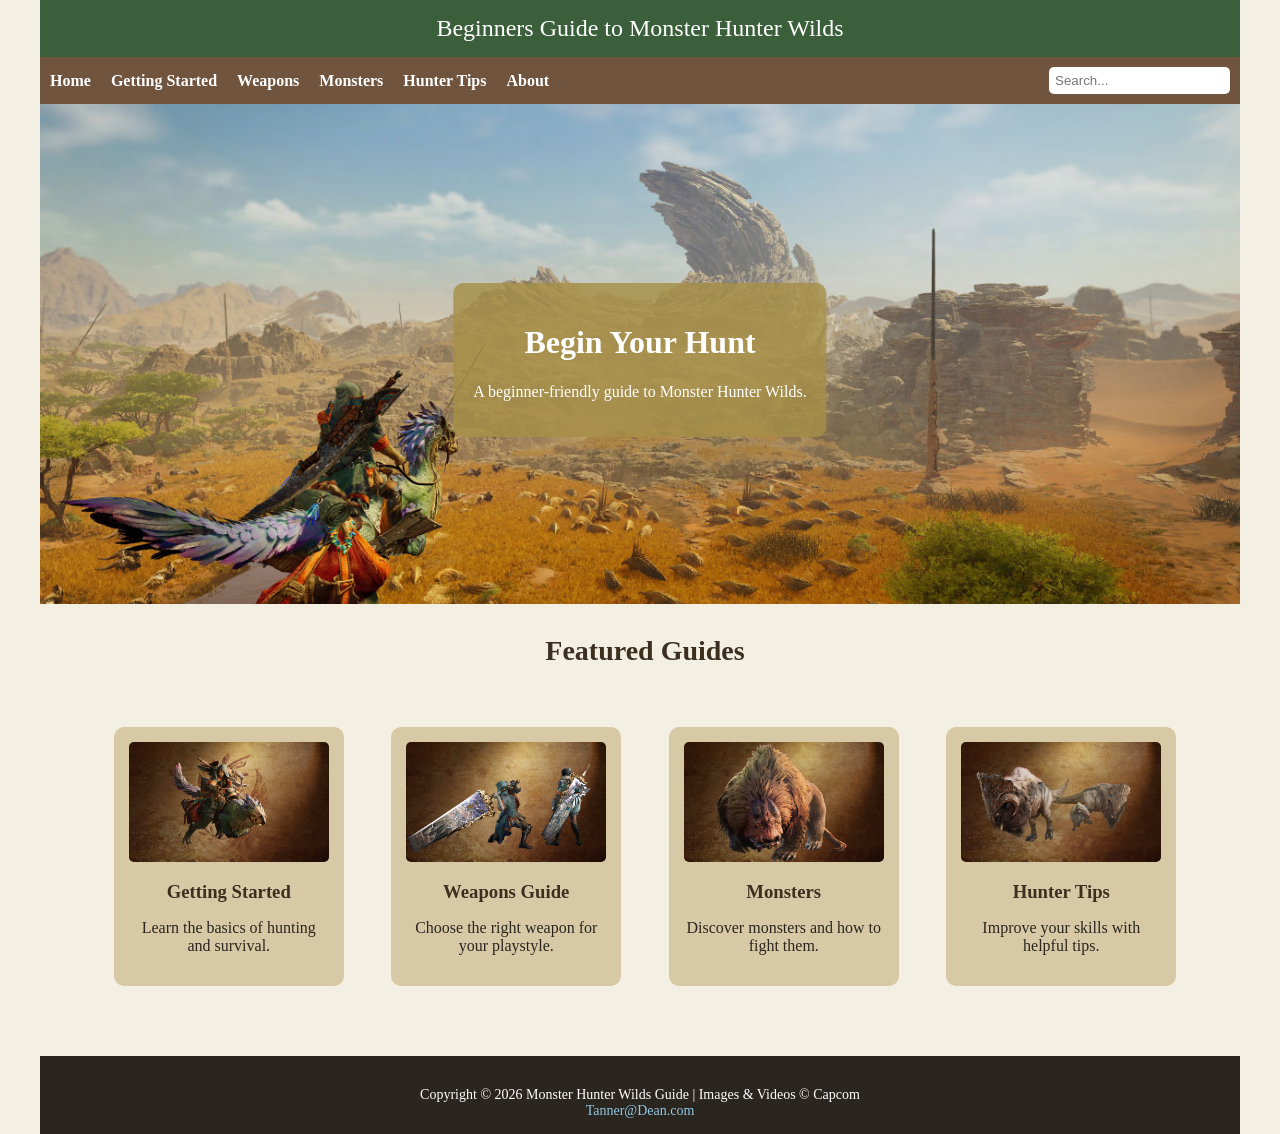
<file: index.html>
<!DOCTYPE html>
<html lang="en">
<head>
  <!-- Google tag (gtag.js) -->
  <script async src="https://www.googletagmanager.com/gtag/js?id=G-YZVXD78WTN"></script>
  <script>
  window.dataLayer = window.dataLayer || [];
  function gtag(){dataLayer.push(arguments);}
  gtag('js', new Date());

  gtag('config', 'G-YZVXD78WTN');
  </script>
  <meta name="viewport" content="width=device-width, initial-scale=1.0">
  <meta charset="UTF-8">
  <meta name="description" content="A beginner's guide to Monster Hunter Wilds, 
  covering the basics of hunting, weapons, monsters, and tips for new players.">
  <title>Beginners Guide to Monster Hunter Wilds</title>
  <link rel="stylesheet" href="project.css">
</head>

<body>
  <div id="wrapper">
    <header> <a href="index.html">Beginners Guide to Monster Hunter Wilds</a> </header>
    <nav>
      <a href="index.html">Home</a>
      <a href="gettingStarted.html">Getting Started</a>
      <a href="weapons.html">Weapons</a>
      <a href="monsters.html">Monsters</a>
      <a href="hunterTips.html">Hunter Tips</a>
      <a href="about.html">About</a>
      <form action="#" method="get" role="search" class="search">
        <input type="text" name="q" placeholder="Search...">
      </form>
    </nav>

    <div id="homehero" class="hero"> </div>

    <div class="hero-text">
        <h1>Begin Your Hunt</h1>
        <p>A beginner-friendly guide to Monster Hunter Wilds.</p>
    </div>
    <main>
    <h2>Featured Guides</h2>

    <div class="sections">
      <a href="gettingStarted.html" class ="card-link">
        <div class="card">
          <img src="mhw-hunter-and-seikret.jpg" alt="Getting Started">
          <h3>Getting Started</h3>
          <p>Learn the basics of hunting and survival.</p>
        </div>
      </a>

      <a href="weapons.html" class="card-link">
        <div class="card">
          <img src="mhw-shatterseal.jpg" alt="Weapons Guide">
          <h3>Weapons Guide</h3>
          <p>Choose the right weapon for your playstyle.</p>
        </div>
      </a>

      <a href="monsters.html" class="card-link">
        <div class="card">
          <img src="mhw-doshaguma-artwork.jpg" alt="Monsters">
          <h3>Monsters</h3>
          <p>Discover monsters and how to fight them.</p>
        </div>
      </a>

      <a href="hunterTips.html" class="card-link">
        <div class="card">
          <img src="mhw-dalthydon.jpg" alt="Hunter Tips">
          <h3>Hunter Tips</h3>
          <p>Improve your skills with helpful tips.</p>
        </div>
      </a>

    </div>
    </main>
    <footer>
        <br>
        Copyright © 2026 Monster Hunter Wilds Guide | Images & Videos © Capcom<br>
        <a href="mailto:tndean@asu.edu">Tanner@Dean.com</a>
    </footer>
    </div>
</body>
</html>
</file>
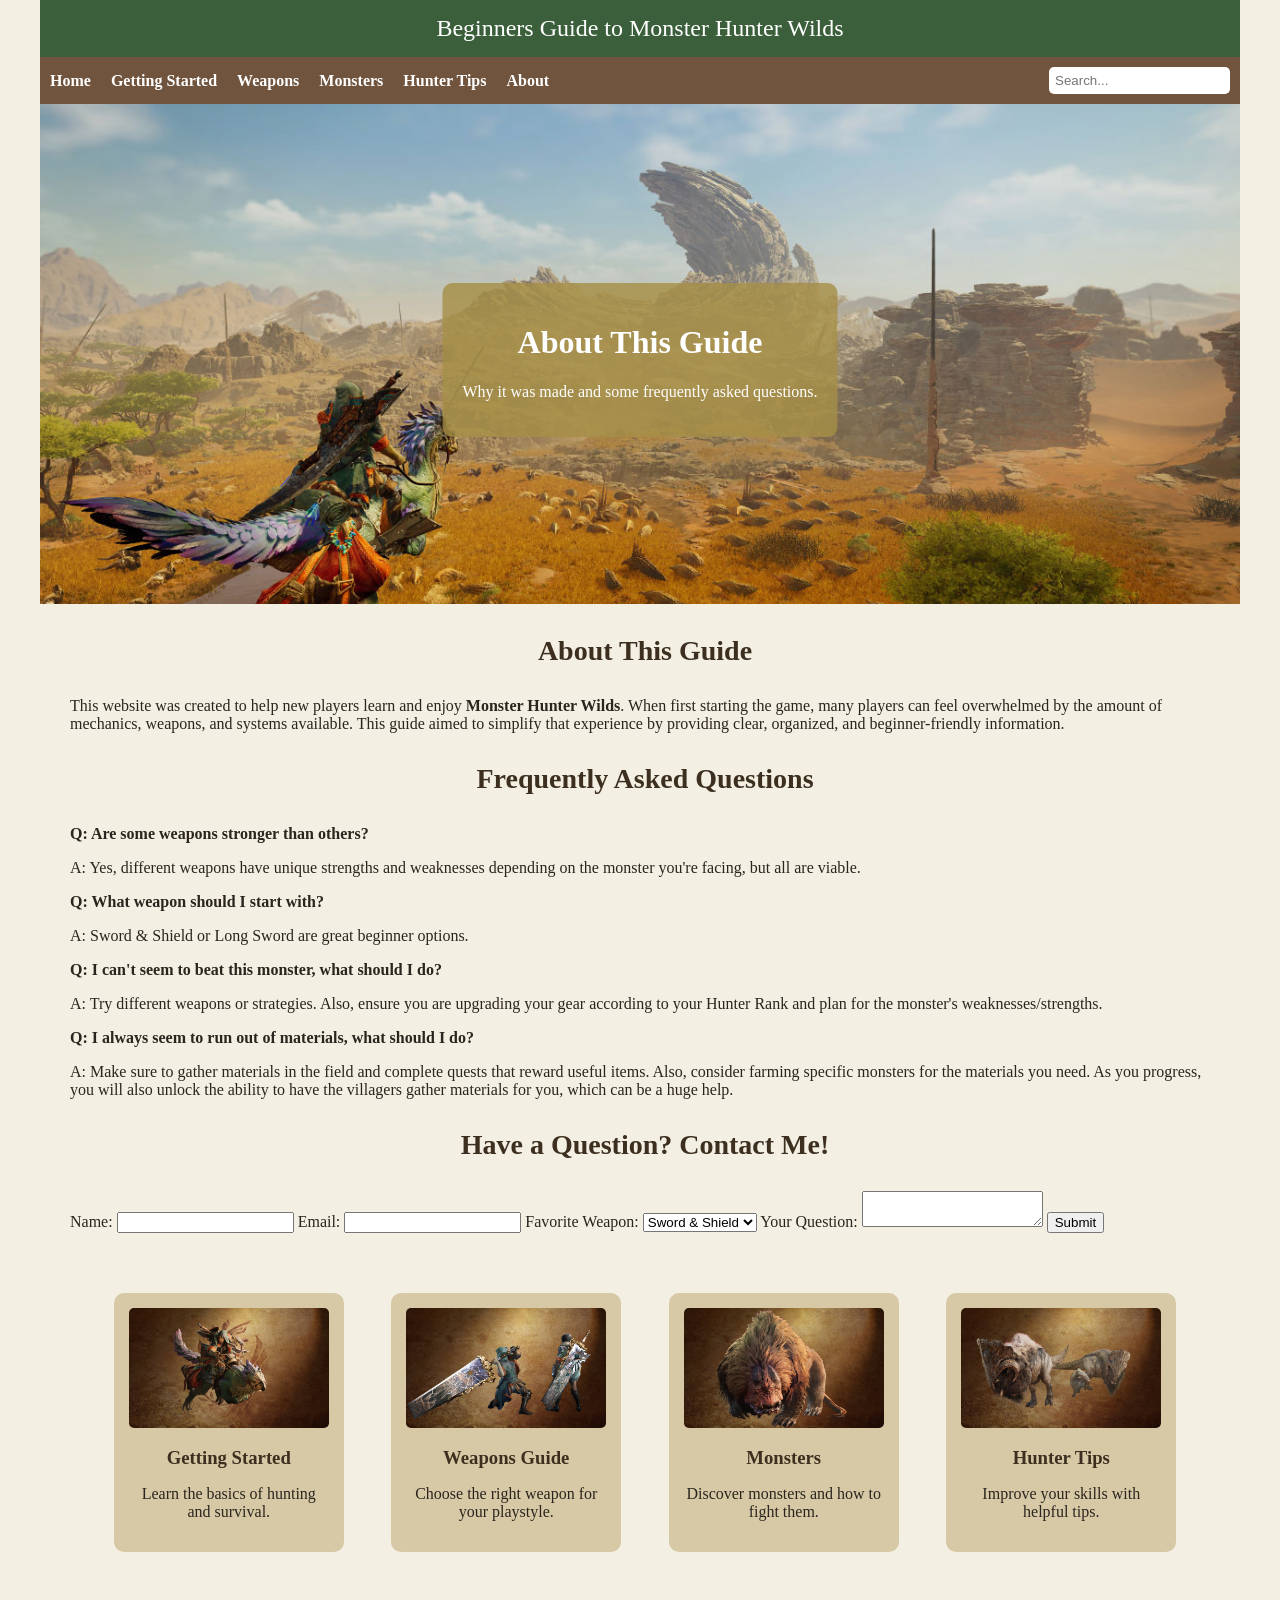
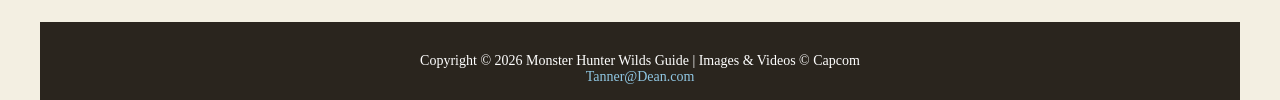
<file: about.html>
<!DOCTYPE html>
<html lang="en">
<head>
  <!-- Google tag (gtag.js) -->
  <script async src="https://www.googletagmanager.com/gtag/js?id=G-YZVXD78WTN"></script>
  <script>
  window.dataLayer = window.dataLayer || [];
  function gtag(){dataLayer.push(arguments);}
  gtag('js', new Date());

  gtag('config', 'G-YZVXD78WTN');
  </script>
  <meta name="viewport" content="width=device-width, initial-scale=1.0">
  <meta charset="UTF-8">
  <meta name="description" content="A beginner's guide to Monster Hunter Wilds, 
  covering the basics of hunting, weapons, monsters, and tips for new players.">
  <title>Beginners Guide to Monster Hunter Wilds :: About</title>
  <link rel="stylesheet" href="project.css">
</head>

<body>
  <div id="wrapper">
    <header> <a href="index.html">Beginners Guide to Monster Hunter Wilds</a> </header>
    <nav>
      <a href="index.html">Home</a>
      <a href="gettingStarted.html">Getting Started</a>
      <a href="weapons.html">Weapons</a>
      <a href="monsters.html">Monsters</a>
      <a href="hunterTips.html">Hunter Tips</a>
      <a href="about.html">About</a>
      <form action="#" method="get" role="search" class="search">
        <input type="text" name="q" placeholder="Search...">
      </form>
    </nav>

    <div id="homehero" class="hero"> </div>

    <div class="hero-text">
        <h1>About This Guide</h1>
        <p>Why it was made and some frequently asked questions.</p>
    </div>
    <main>
    <h2>About This Guide</h2>

    <div class="section">
        <p>
            This website was created to help new players learn and enjoy 
            <strong>Monster Hunter Wilds</strong>. When first starting the game, 
            many players can feel overwhelmed by the amount of mechanics, weapons, 
            and systems available. This guide aimed to simplify that experience by 
            providing clear, organized, and beginner-friendly information.
        </p>
    </div>


    <div class="section">
        <h2>Frequently Asked Questions</h2>

        <div class="faq-item">
            <strong>Q: Are some weapons stronger than others?</strong>
            <p>A: Yes, different weapons have unique strengths and 
                weaknesses depending on the monster you're facing, but 
                all are viable.</p>
        </div>

        <div class="faq-item">
            <strong>Q: What weapon should I start with?</strong>
            <p>A: Sword & Shield or Long Sword are great beginner options.</p>
        </div>

        <div class="faq-item">
            <strong>Q: I can't seem to beat this monster, what should I do?</strong>
            <p>A: Try different weapons or strategies. Also, ensure you are upgrading your gear
                according to your Hunter Rank and plan for the monster's weaknesses/strengths.
            </p>
        </div>

        <div class="faq-item">
            <strong>Q: I always seem to run out of materials, what should I do?</strong>
            <p>A: Make sure to gather materials in the field and complete quests that reward useful items. 
                Also, consider farming specific monsters for the materials you need. As you progress,
                you will also unlock the ability to have the villagers gather materials for you, 
                which can be a huge help.
            </p>
        </div>
    </div>


    <div class="section">
        <h2>Have a Question? Contact Me!</h2>

        <div class="form-container">
            <form action="#">
              <label for="name">Name:</label>
              <input type="text" id="name" name="name" required>

              <label for="email">Email:</label>
              <input type="email" id="email" name="email" required>

              <label for="weapon">Favorite Weapon:</label>
              <select id="weapon" name="weapon">
                <option>Sword & Shield</option>
                <option>Great Sword</option>
                <option>Long Sword</option>
                <option>Hammer</option>
                <option>Lance</option>
                <option>Gunlance</option>
                <option>Switch Axe</option>
                <option>Charge Blade</option>
                <option>Insect Glaive</option>
                <option>Bow</option>
                <option>Light Bowgun</option>
                <option>Heavy Bowgun</option>
                <option>Dual Blades</option>
                <option>Hunting Horn</option>
              </select>

              <label for="question">Your Question:</label>
              <textarea id="question" name="question" required></textarea>

              <button type="submit">Submit</button>
            </form>
        </div>
    </div>

    <div class="sections">
      <a href="gettingStarted.html" class ="card-link">
        <div class="card">
          <img src="mhw-hunter-and-seikret.jpg" alt="Getting Started">
          <h3>Getting Started</h3>
          <p>Learn the basics of hunting and survival.</p>
        </div>
      </a>

      <a href="weapons.html" class="card-link">
        <div class="card">
          <img src="mhw-shatterseal.jpg" alt="Weapons Guide">
          <h3>Weapons Guide</h3>
          <p>Choose the right weapon for your playstyle.</p>
        </div>
      </a>

      <a href="monsters.html" class="card-link">
        <div class="card">
          <img src="mhw-doshaguma-artwork.jpg" alt="Monsters">
          <h3>Monsters</h3>
          <p>Discover monsters and how to fight them.</p>
        </div>
      </a>

      <a href="hunterTips.html" class="card-link">
        <div class="card">
          <img src="mhw-dalthydon.jpg" alt="Hunter Tips">
          <h3>Hunter Tips</h3>
          <p>Improve your skills with helpful tips.</p>
        </div>
      </a>

    </div>
    </main>
    <footer>
        <br>
        Copyright © 2026 Monster Hunter Wilds Guide | Images & Videos © Capcom<br>
        <a href="mailto:tndean@asu.edu">Tanner@Dean.com</a>
    </footer>
    </div>
</body>
</html>
</file>
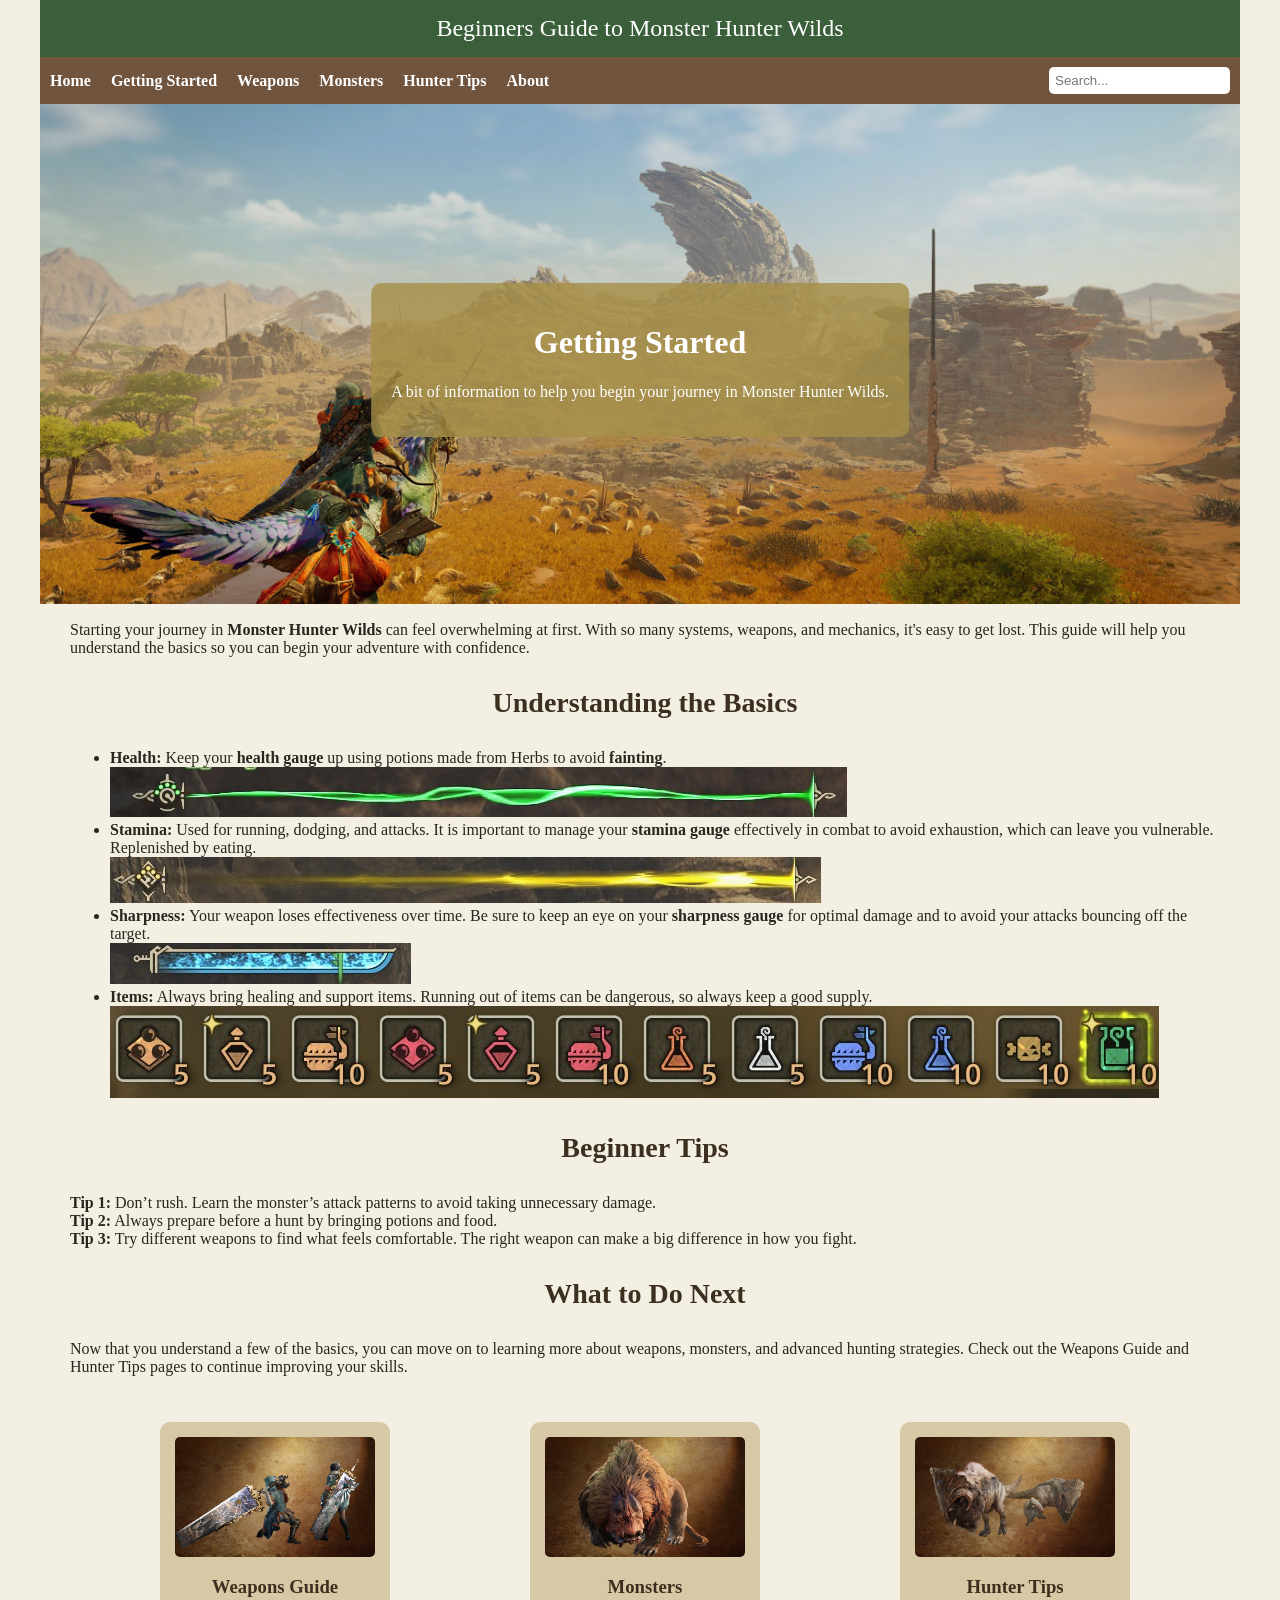
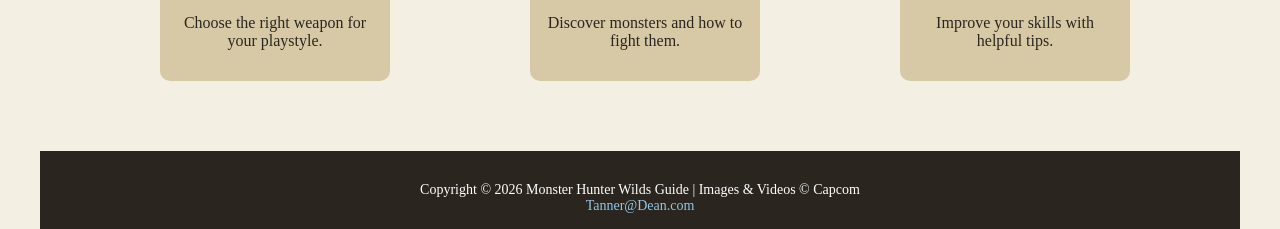
<file: gettingStarted.html>
<!DOCTYPE html>
<html lang="en">
<head>
  <!-- Google tag (gtag.js) -->
  <script async src="https://www.googletagmanager.com/gtag/js?id=G-YZVXD78WTN"></script>
  <script>
  window.dataLayer = window.dataLayer || [];
  function gtag(){dataLayer.push(arguments);}
  gtag('js', new Date());

  gtag('config', 'G-YZVXD78WTN');
  </script>
  <meta name="viewport" content="width=device-width, initial-scale=1.0">
  <meta charset="UTF-8">
  <meta name="description" content="A beginner's guide to Monster Hunter Wilds, 
  covering the basics of hunting, weapons, monsters, and tips for new players.">
  <title>Beginners Guide to Monster Hunter Wilds :: Getting Started</title>
  <link rel="stylesheet" href="project.css">
</head>

<body>
  <div id="wrapper">
    <header> <a href="index.html">Beginners Guide to Monster Hunter Wilds</a> </header>
    <nav>
      <a href="index.html">Home</a>
      <a href="gettingStarted.html">Getting Started</a>
      <a href="weapons.html">Weapons</a>
      <a href="monsters.html">Monsters</a>
      <a href="hunterTips.html">Hunter Tips</a>
      <a href="about.html">About</a>
      <form action="#" method="get" role="search" class="search">
        <input type="text" name="q" placeholder="Search...">
      </form>
    </nav>

    <div id="startedhero" class="hero"> </div>

    <div class="hero-text">
        <h1>Getting Started</h1>
        <p>A bit of information to help you begin your journey in Monster Hunter Wilds.</p>
    </div>
    <main>
      <p>
        Starting your journey in <strong>Monster Hunter Wilds</strong> can feel overwhelming at first. 
        With so many systems, weapons, and mechanics, it's easy to get lost. This guide will help 
        you understand the basics so you can begin your adventure with confidence.
      </p>

      <h2>Understanding the Basics</h2>
        <ul>
          <li><strong>Health:</strong> Keep your <strong>health gauge</strong> up using potions made from Herbs to avoid <strong>fainting</strong>.<br>
            <img src="mhw-health-bar.jpg" alt="Health Bar"></li>
          </li>
          <li><strong>Stamina:</strong>
            Used for running, dodging, and attacks. It is important to manage your 
            <strong>stamina gauge</strong> effectively in combat to avoid exhaustion, which can leave you vulnerable. Replenished by eating.<br>
            <img src="mhw-stamina-bar.jpg" alt="Stamina Bar">
         </li>
          <li><strong>Sharpness:</strong> Your weapon loses effectiveness over time. Be sure
            to keep an eye on your <strong>sharpness gauge</strong> for optimal damage and to avoid your attacks
             bouncing off the target. <br>
            <img src="mhw-sharpness-meter.jpg" alt="Sharpness Bar">
          </li>
          <li><strong>Items:</strong> Always bring healing and support items. Running out
            of items can be dangerous, so always keep a good supply.<br>
            <img src="mhw-items.jpg" alt="Item Bar">
          </li>
        </ul>
        <h2>Beginner Tips</h2>
          <p>
            <strong>Tip 1:</strong> Don’t rush. Learn the monster’s attack patterns to avoid taking unnecessary damage.<br>
            <strong>Tip 2:</strong> Always prepare before a hunt by bringing potions and food.<br>
            <strong>Tip 3:</strong> Try different weapons to find what feels comfortable. The right weapon can make a big difference in how you fight.<br>
          </p>
          <h2>What to Do Next</h2>
        <p>
            Now that you understand a few of the basics, you can move on to learning more about weapons, monsters, 
            and advanced hunting strategies. Check out the Weapons Guide and Hunter Tips pages 
            to continue improving your skills.
        </p>
      <div class="sections">
      <a href="weapons.html" class="card-link">
        <div class="card">
          <img src="mhw-shatterseal.jpg" alt="Weapons Guide">
          <h3>Weapons Guide</h3>
          <p>Choose the right weapon for your playstyle.</p>
        </div>
      </a>

      <a href="monsters.html" class="card-link">
        <div class="card">
          <img src="mhw-doshaguma-artwork.jpg" alt="Monsters">
          <h3>Monsters</h3>
          <p>Discover monsters and how to fight them.</p>
        </div>
      </a>

      <a href="hunterTips.html" class="card-link">
        <div class="card">
          <img src="mhw-dalthydon.jpg" alt="Hunter Tips">
          <h3>Hunter Tips</h3>
          <p>Improve your skills with helpful tips.</p>
        </div>
      </a>

      </div>
    </main>
    <footer>
        <br>
        Copyright © 2026 Monster Hunter Wilds Guide | Images & Videos © Capcom<br>
        <a href="mailto:tndean@asu.edu">Tanner@Dean.com</a>
    </footer>
    </div>
</body>
</html>
</file>
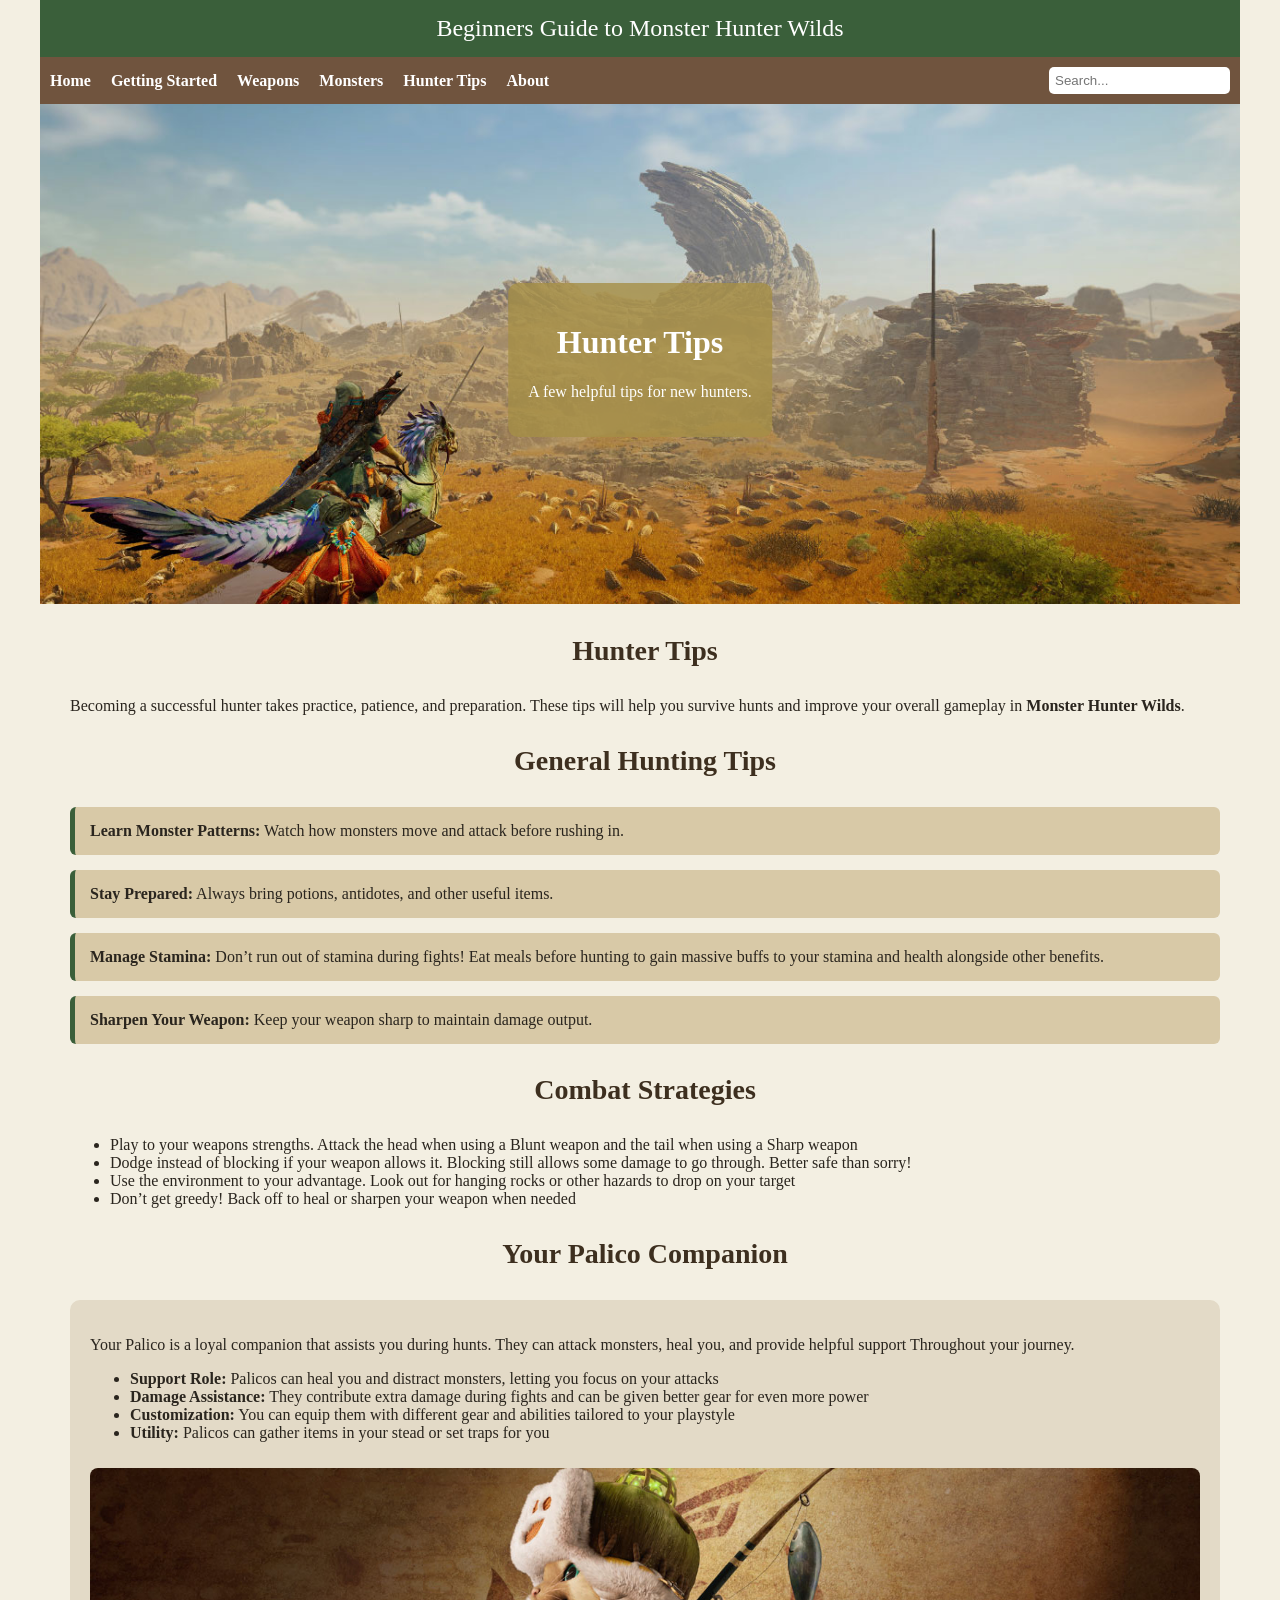
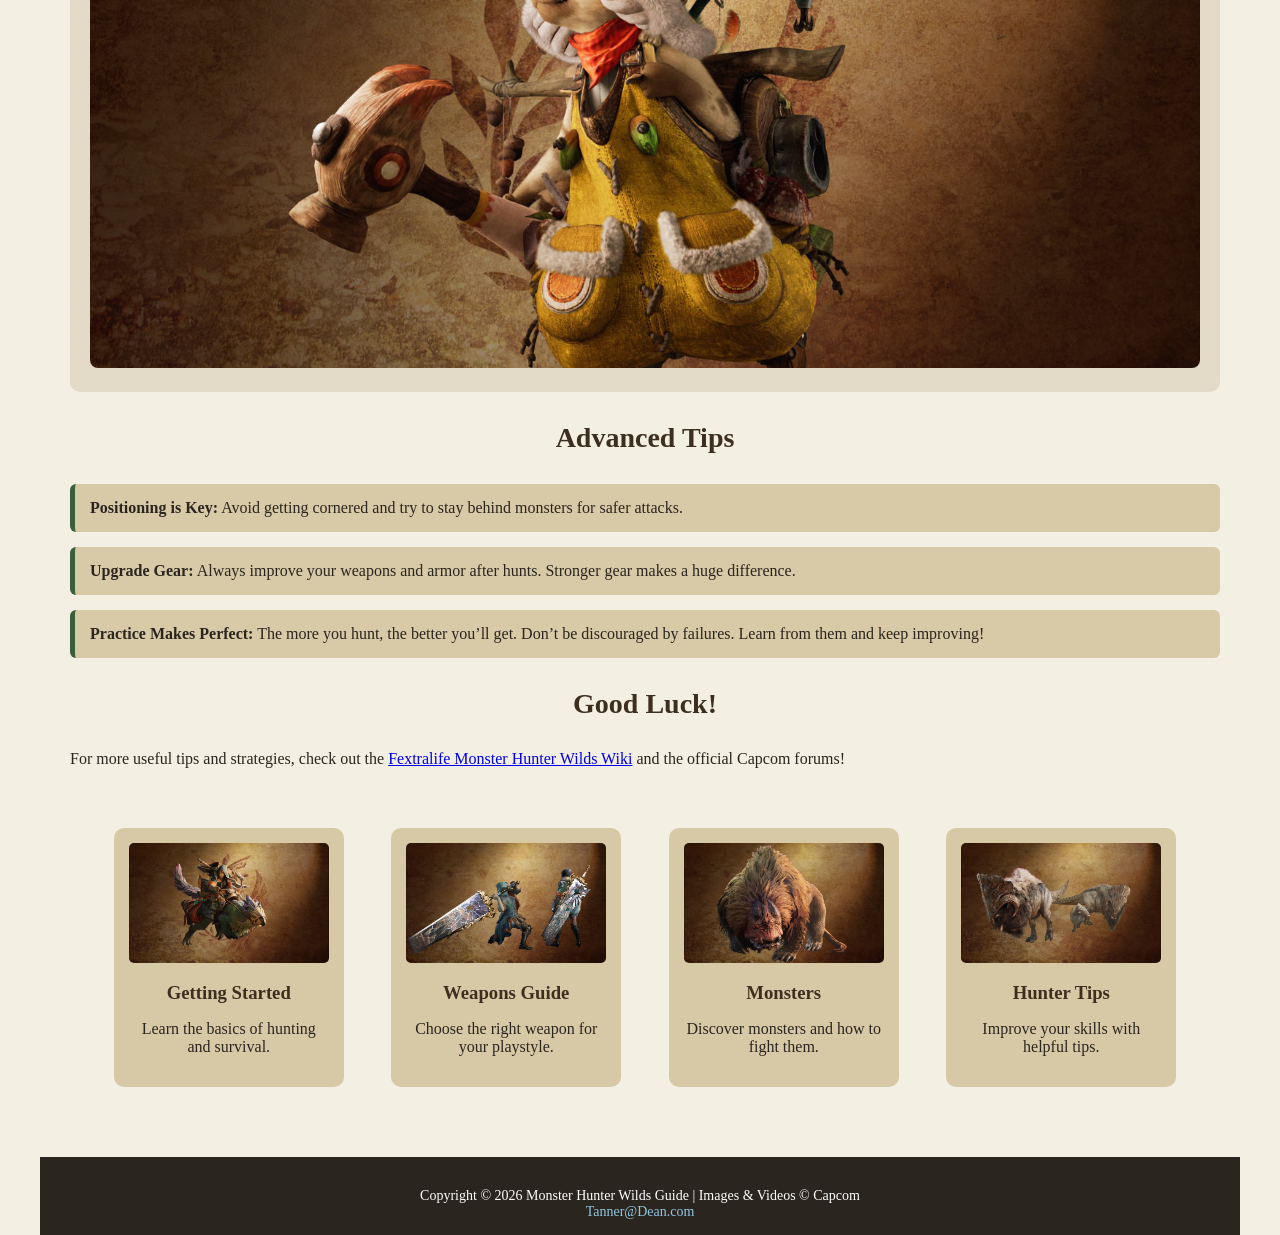
<file: hunterTips.html>
<!DOCTYPE html>
<html lang="en">
<head>
  <!-- Google tag (gtag.js) -->
  <script async src="https://www.googletagmanager.com/gtag/js?id=G-YZVXD78WTN"></script>
  <script>
  window.dataLayer = window.dataLayer || [];
  function gtag(){dataLayer.push(arguments);}
  gtag('js', new Date());

  gtag('config', 'G-YZVXD78WTN');
  </script>
  <meta name="viewport" content="width=device-width, initial-scale=1.0">
  <meta charset="UTF-8">
  <meta name="description" content="A beginner's guide to Monster Hunter Wilds, 
  covering the basics of hunting, weapons, monsters, and tips for new players.">
  <title>Beginners Guide to Monster Hunter Wilds</title>
  <link rel="stylesheet" href="project.css">
</head>

<body>
  <div id="wrapper">
    <header> <a href="index.html">Beginners Guide to Monster Hunter Wilds</a> </header>
    <nav>
      <a href="index.html">Home</a>
      <a href="gettingStarted.html">Getting Started</a>
      <a href="weapons.html">Weapons</a>
      <a href="monsters.html">Monsters</a>
      <a href="hunterTips.html">Hunter Tips</a>
      <a href="about.html">About</a>
      <form action="#" method="get" role="search" class="search">
        <input type="text" name="q" placeholder="Search...">
      </form>
    </nav>

    <div id="homehero" class="hero"> </div>

    <div class="hero-text">
        <h1>Hunter Tips</h1>
        <p>A few helpful tips for new hunters.</p>
    </div>
    <main>
    <h2>Hunter Tips</h2>

    <div class="section">
      <p>
        Becoming a successful hunter takes practice, patience, and preparation. 
        These tips will help you survive hunts and improve your overall gameplay 
        in <strong>Monster Hunter Wilds</strong>.
        </p>
    </div>

    <div class="section">
      <h2>General Hunting Tips</h2>

      <div class="tip-box">
        <strong>Learn Monster Patterns:</strong> Watch how monsters move and attack before rushing in.
      </div>

      <div class="tip-box">
        <strong>Stay Prepared:</strong> Always bring potions, antidotes, and other useful items.
      </div>

      <div class="tip-box">
        <strong>Manage Stamina:</strong> Don’t run out of stamina during fights! Eat meals before 
        hunting to gain massive buffs to your stamina and health alongside other benefits.
      </div>

      <div class="tip-box">
        <strong>Sharpen Your Weapon:</strong> Keep your weapon sharp to maintain damage output.
      </div>
    </div>

    <div class="section">
      <h2>Combat Strategies</h2>
      <ul>
        <li>Play to your weapons strengths. Attack the head when using a Blunt weapon and the tail when using a Sharp weapon</li>
        <li>Dodge instead of blocking if your weapon allows it. Blocking still allows some damage to go through. Better safe than sorry!</li>
        <li>Use the environment to your advantage. Look out for hanging rocks or other hazards to drop on your target</li>
        <li>Don’t get greedy! Back off to heal or sharpen your weapon when needed</li>
      </ul>
    </div>

    <div class="section">
        <h2>Your Palico Companion</h2>

        <div class="palico-box">
            <p>
            Your Palico is a loyal companion that assists you during hunts. 
            They can attack monsters, heal you, and provide helpful support 
            Throughout your journey.
            </p>

            <ul>
            <li><strong>Support Role:</strong> Palicos can heal you and distract monsters, letting you focus on your attacks</li>
            <li><strong>Damage Assistance:</strong> They contribute extra damage during fights and can be given better gear for even more power</li>
            <li><strong>Customization:</strong> You can equip them with different gear and abilities tailored to your playstyle</li>
            <li><strong>Utility:</strong> Palicos can gather items in your stead or set traps for you</li>
            </ul>

            <img src="mhw-palico-artwork.jpg" alt="Palico Companion">
        </div>
    </div>

    <div class="section">
        <h2>Advanced Tips</h2>

        <div class="tip-box">
            <strong>Positioning is Key:</strong> Avoid getting cornered and try to stay behind monsters for safer attacks.
        </div>

        <div class="tip-box">
            <strong>Upgrade Gear:</strong> Always improve your weapons and armor after hunts. Stronger gear makes a huge difference.
        </div>

        <div class="tip-box">
            <strong>Practice Makes Perfect:</strong> The more you hunt, the better you’ll get. Don’t be discouraged by failures. Learn from them and keep improving!
        </div>
    </div>

    <h2>Good Luck!</h2>
    <div class="section">
        <p>
        For more useful tips and strategies, check out the <a href="https://fextralife.com/monters-hunter-wilds-beginners-guide-tips-tricks-for-all-players/" target="_blank">Fextralife Monster Hunter Wilds Wiki</a> and the official Capcom forums!
        </p>
</div>
    <div class="sections">
      <a href="gettingStarted.html" class ="card-link">
        <div class="card">
          <img src="mhw-hunter-and-seikret.jpg" alt="Getting Started">
          <h3>Getting Started</h3>
          <p>Learn the basics of hunting and survival.</p>
        </div>
      </a>

      <a href="weapons.html" class="card-link">
        <div class="card">
          <img src="mhw-shatterseal.jpg" alt="Weapons Guide">
          <h3>Weapons Guide</h3>
          <p>Choose the right weapon for your playstyle.</p>
        </div>
      </a>

      <a href="monsters.html" class="card-link">
        <div class="card">
          <img src="mhw-doshaguma-artwork.jpg" alt="Monsters">
          <h3>Monsters</h3>
          <p>Discover monsters and how to fight them.</p>
        </div>
      </a>

      <a href="hunterTips.html" class="card-link">
        <div class="card">
          <img src="mhw-dalthydon.jpg" alt="Hunter Tips">
          <h3>Hunter Tips</h3>
          <p>Improve your skills with helpful tips.</p>
        </div>
      </a>

    </div>
    </main>
    <footer>
        <br>
        Copyright © 2026 Monster Hunter Wilds Guide | Images & Videos © Capcom<br>
        <a href="mailto:tndean@asu.edu">Tanner@Dean.com</a>
    </footer>
    </div>
</body>
</html>
</file>
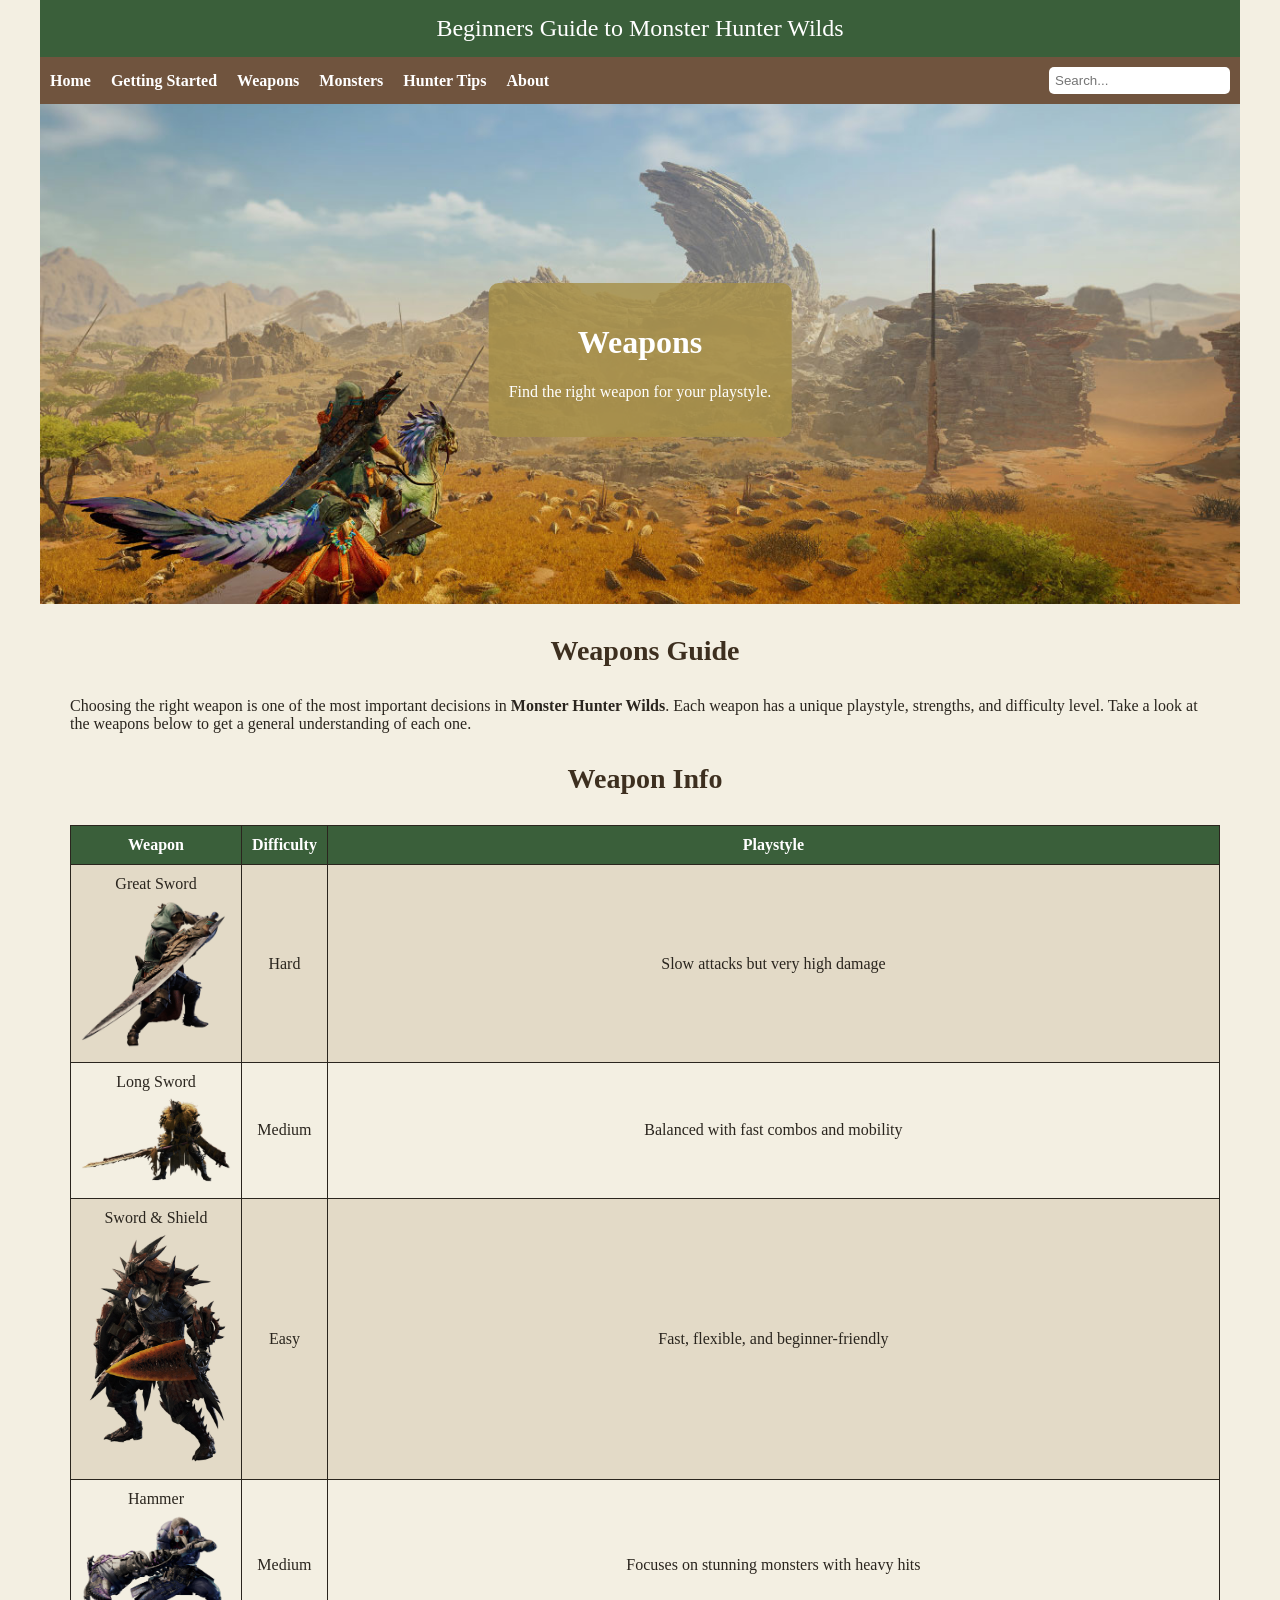
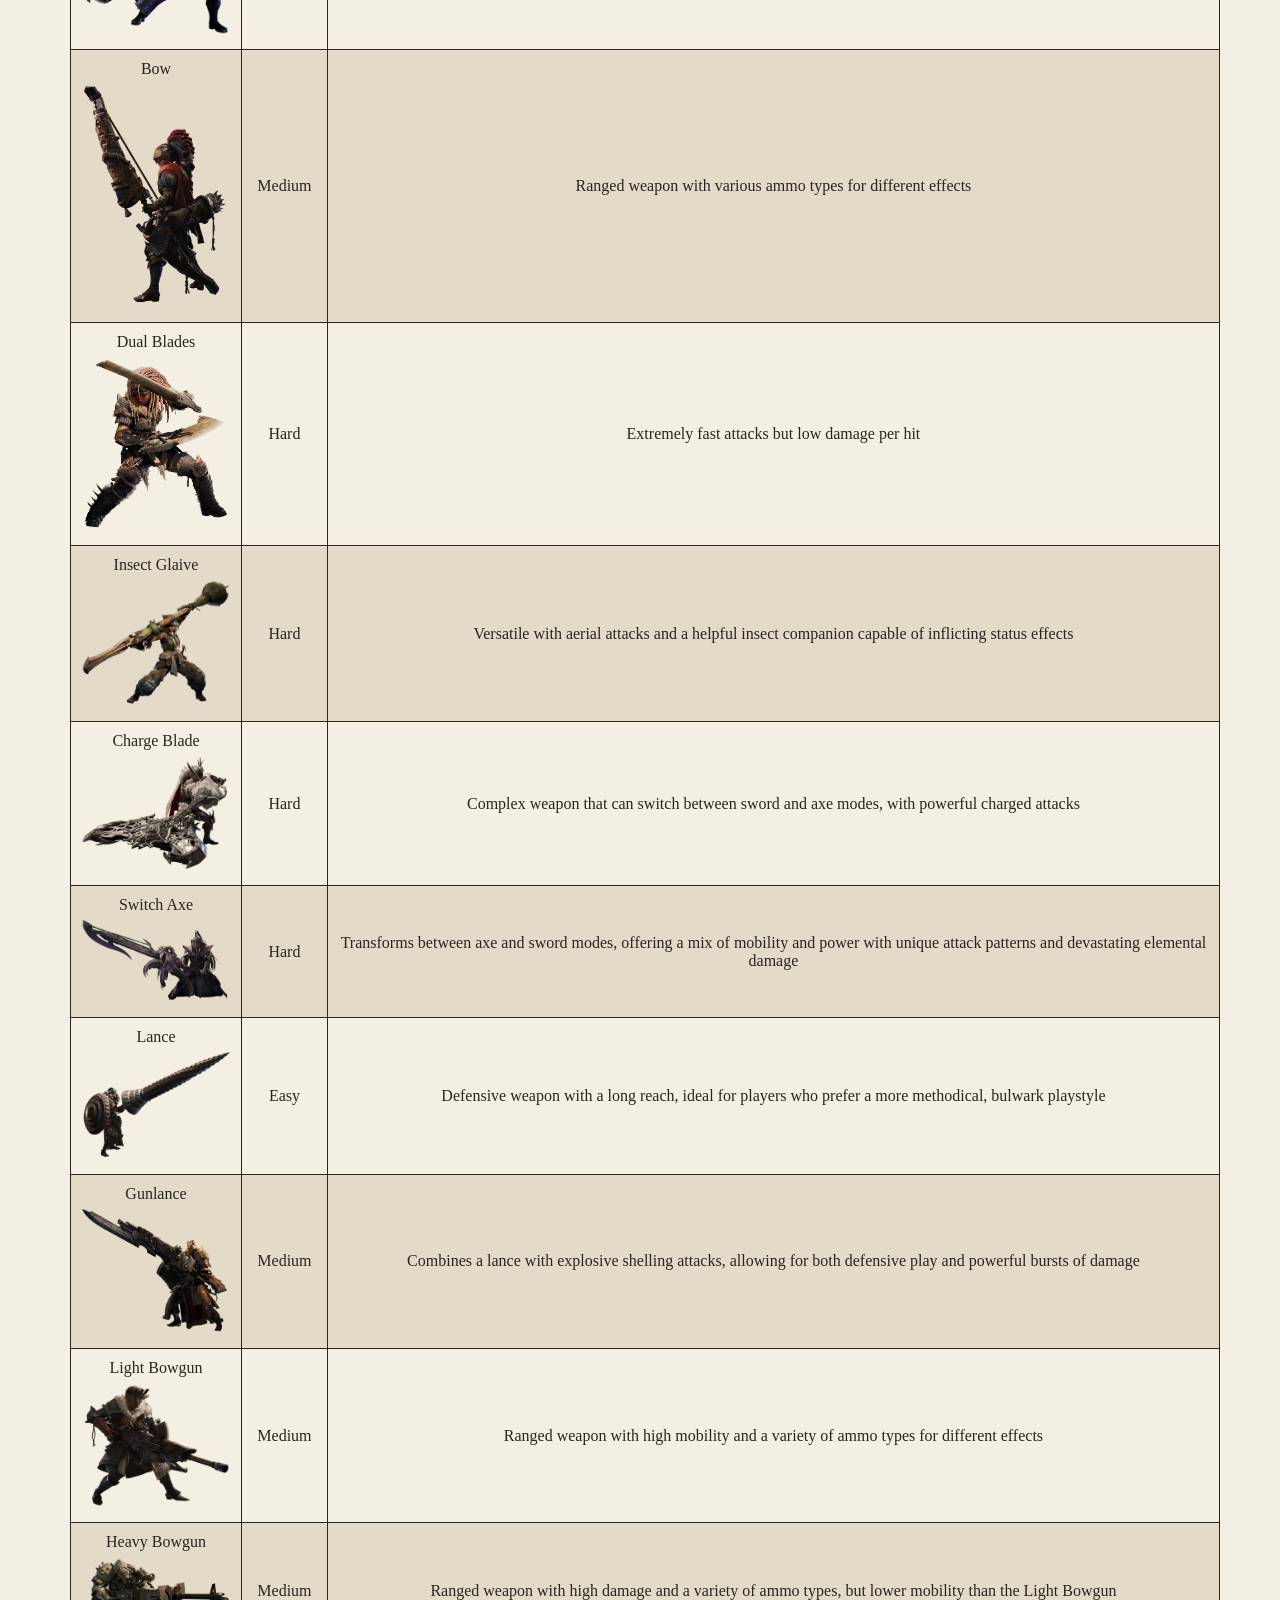
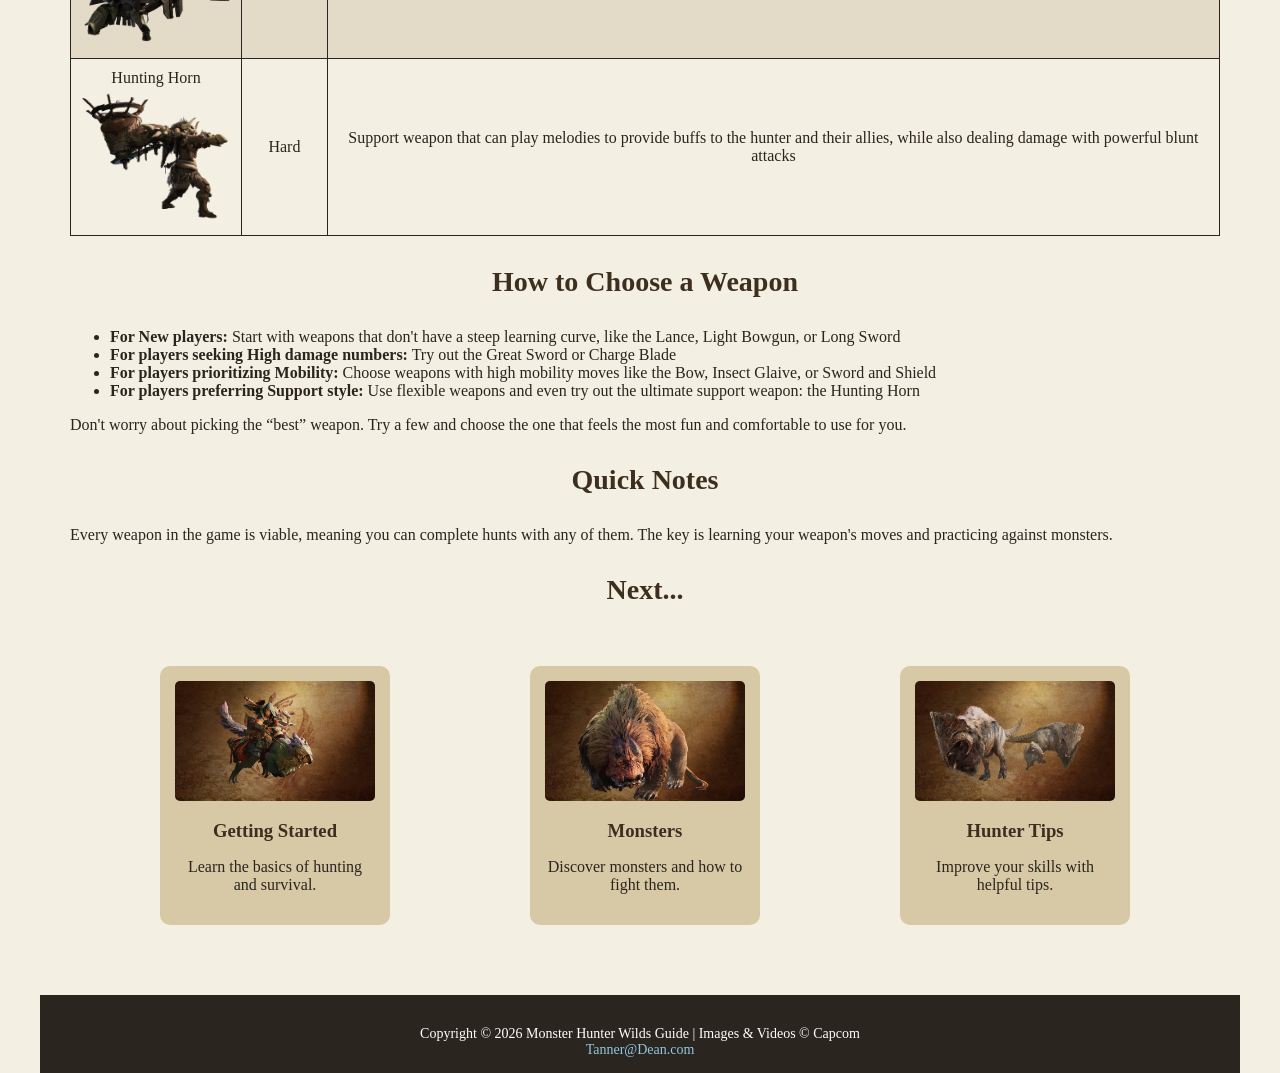
<file: weapons.html>
<!DOCTYPE html>
<html lang="en">
<head>
  <!-- Google tag (gtag.js) -->
  <script async src="https://www.googletagmanager.com/gtag/js?id=G-YZVXD78WTN"></script>
  <script>
  window.dataLayer = window.dataLayer || [];
  function gtag(){dataLayer.push(arguments);}
  gtag('js', new Date());

  gtag('config', 'G-YZVXD78WTN');
  </script>
  <meta name="viewport" content="width=device-width, initial-scale=1.0">
  <meta charset="UTF-8">
  <meta name="description" content="A beginner's guide to Monster Hunter Wilds, 
  covering the basics of hunting, weapons, monsters, and tips for new players.">
  <title>Beginners Guide to Monster Hunter Wilds :: Weapons</title>
  <link rel="stylesheet" href="project.css">
</head>

<body>
  <div id="wrapper">
    <header> <a href="index.html">Beginners Guide to Monster Hunter Wilds</a> </header>
    <nav>
      <a href="index.html">Home</a>
      <a href="gettingStarted.html">Getting Started</a>
      <a href="weapons.html">Weapons</a>
      <a href="monsters.html">Monsters</a>
      <a href="hunterTips.html">Hunter Tips</a>
      <a href="about.html">About</a>
      <form action="#" method="get" role="search" class="search">
        <input type="text" name="q" placeholder="Search...">
      </form>
    </nav>

    <div id="weaponshero" class="hero"> </div>

    <div class="hero-text">
        <h1>Weapons</h1>
        <p>Find the right weapon for your playstyle.</p>
    </div>

    <main>
    <h2>Weapons Guide</h2>

    <p>
        Choosing the right weapon is one of the most important decisions in 
        <strong>Monster Hunter Wilds</strong>. Each weapon has a unique playstyle, 
        strengths, and difficulty level. Take a look at the weapons below to get a general
        understanding of each one.
    </p>
    <h2>Weapon Info</h2>

    <table>
        <tr>
            <th>Weapon</th>
            <th>Difficulty</th>
            <th>Playstyle</th>
        </tr>
        <tr>
            <td class="weapon-cell">
                Great Sword<br>
                <img src="mhw-great-sword-male.jpg" alt="Great Sword">
            </td>
            <td>Hard</td>
            <td>Slow attacks but very high damage</td>
        </tr>
        <tr>
            <td class="weapon-cell">
                Long Sword<br>
                <img src="mhw-long-sword-male.jpg" alt="Long Sword">
            </td>
            <td>Medium</td>
            <td>Balanced with fast combos and mobility</td>
        </tr>
        <tr>
            <td class="weapon-cell">
                Sword & Shield<br>
                <img src="mhw-sword-and-shield-male.jpg" alt="Sword & Shield">
            </td>
            <td>Easy</td>
            <td>Fast, flexible, and beginner-friendly</td>
        </tr>
        <tr>
            <td class="weapon-cell">
                Hammer<br>
                <img src="mhw-hammer-male.jpg" alt="Hammer">
            </td>
            <td>Medium</td>
            <td>Focuses on stunning monsters with heavy hits</td>
        </tr>
        <tr>
            <td class="weapon-cell">
                Bow<br>
                <img src="mhw-bow-female.jpg" alt="Bow">
            </td>
            <td>Medium</td>
            <td>Ranged weapon with various ammo types for different effects</td>
        </tr>
        <tr>
            <td class="weapon-cell">
                Dual Blades<br>
                <img src="mhw-dual-blades-female.jpg" alt="Dual Blades">
            </td>
            <td>Hard</td>
            <td>Extremely fast attacks but low damage per hit</td>
        </tr>
        <tr>
            <td class="weapon-cell">
                Insect Glaive<br>
                <img src="mhw-insect-glaive-female.jpg" alt="Insect Glaive">
            </td>
            <td>Hard</td>
            <td>Versatile with aerial attacks and a helpful insect companion capable of inflicting status effects</td>
        </tr>
        <tr>
            <td class="weapon-cell">
                Charge Blade<br>
                <img src="mhw-charge-blade-male.jpg" alt="Charge Blade">
            </td>
            <td>Hard</td>
            <td>Complex weapon that can switch between sword and axe modes, with powerful charged attacks</td>
        </tr>
            <tr>
                <td class="weapon-cell">
                    Switch Axe<br>
                    <img src="mhw-switch-axe-male.jpg" alt="Switch Axe">
                </td>
                <td>Hard</td>
                <td>Transforms between axe and sword modes, offering a mix of 
                    mobility and power with unique attack patterns
                    and devastating elemental damage</td>
            </tr>
        <tr>
            <td class="weapon-cell">
                Lance<br>
                <img src="mhw-lance-female.jpg" alt="Lance">
            </td>
            <td>Easy</td>
            <td>
                Defensive weapon with a long reach, ideal for players who prefer a 
                more methodical, bulwark playstyle
            </td>
        </tr>
        <tr>
            <td class="weapon-cell">
            Gunlance<br>
            <img src="mhw-gunlance-male.jpg" alt="Gunlance">
                <td>Medium</td>
                <td>Combines a lance with explosive shelling attacks, allowing for both defensive play and powerful bursts of damage</td>
            </td>
        </tr>
        <tr>
            <td class="weapon-cell">
                Light Bowgun<br>
                <img src="mhw-light-bowgun-male.jpg" alt="Light Bowgun">
            </td>
            <td>Medium</td>
            <td>Ranged weapon with high mobility and a variety of ammo types for different effects</td>
        </tr>
        <tr>
            <td class="weapon-cell">
                Heavy Bowgun<br>
                <img src="mhw-heavy-bowgun-male.jpg" alt="Heavy Bowgun">
            </td>
            <td>Medium</td>
            <td>Ranged weapon with high damage and a variety of ammo types, but lower mobility than the Light Bowgun</td>
        </tr>
        <tr>
            <td class="weapon-cell">
                Hunting Horn<br>
                <img src="mhw-hunting-horn-male.jpg" alt="Hunting Horn">
            </td>
            <td>Hard</td>
            <td>Support weapon that can play melodies to provide buffs to the hunter and their allies, while also dealing damage with powerful blunt attacks</td>
        </tr>
    </table>

    <h2>How to Choose a Weapon</h2>

    <ul>
      <li><strong>For New players:</strong> Start with weapons that don't have a steep learning curve, like the Lance, Light Bowgun, or Long Sword</li>
      <li><strong>For players seeking High damage numbers:</strong> Try out the Great Sword or Charge Blade</li>
      <li><strong>For players prioritizing Mobility:</strong> Choose weapons with high mobility moves like the Bow, Insect Glaive, or Sword and Shield</li>
      <li><strong>For players preferring Support style:</strong> Use flexible weapons and even try out the ultimate support weapon: the Hunting Horn</li>
    </ul>

    <p> 
      Don't worry about picking the “best” weapon. Try a few and choose the one 
      that feels the most fun and comfortable to use for you. 
    </p>

    <h2>Quick Notes</h2>
    <p> Every weapon in the game is viable, meaning you can complete hunts with any of them.
        The key is learning your weapon's moves and practicing against monsters.
    </p>

    <h2>Next...</h2>

    <div class="sections">
      <a href="gettingStarted.html" class ="card-link">
        <div class="card">
          <img src="mhw-hunter-and-seikret.jpg" alt="Getting Started">
          <h3>Getting Started</h3>
          <p>Learn the basics of hunting and survival.</p>
        </div>
      </a>

      <a href="monsters.html" class="card-link">
        <div class="card">
          <img src="mhw-doshaguma-artwork.jpg" alt="Monsters">
          <h3>Monsters</h3>
          <p>Discover monsters and how to fight them.</p>
        </div>
      </a>

      <a href="hunterTips.html" class="card-link">
        <div class="card">
          <img src="mhw-dalthydon.jpg" alt="Hunter Tips">
          <h3>Hunter Tips</h3>
          <p>Improve your skills with helpful tips.</p>
        </div>
      </a>

    </div>

    </main>
    <footer>
        <br>
        Copyright © 2026 Monster Hunter Wilds Guide | Images & Videos © Capcom<br>
        <a href="mailto:tndean@asu.edu">Tanner@Dean.com</a>
    </footer>
    </div>
</body>
</html>
</file>
<file: project.css>
body {
  margin: 0;
  font-family: "Times New Roman", serif, sans-serif;
  background-color: #F3EFE2;
  color: #2A251E;
}
#wrapper {
  max-width: 1200px;
  margin: 0 auto;
}
main {
  background-color: #F3EFE2;
  padding-top: 1px;
  padding-right: 20px;
  padding-bottom: 20px;
  padding-left: 30px;
  display: block;
  overflow: auto;
}
header {
  text-align: center;
  background-color: #3A5F3A;
  color: white;
  padding: 15px;
  font-size: 24px;
}
header a {
  text-decoration: none;
}
header a:link {
  color: #FFFFFF;
}
header a:visited {
  color: #FFFFFF;
}
header a:hover {
  color: #90C7E3;
}
nav {
  display: flex;
  align-items: center;
  background-color: #70543E;
  padding: 10px;
}
nav a {
  color: white;
  margin-right: 20px;
  text-decoration: none;
  font-weight: bold;
}
nav a:hover {
  text-decoration: underline;
}
.search {
  margin-left: auto;
}
.search input {
  padding: 6px;
  border-radius: 5px;
  border: none;
}
#homehero {
  height: 500px;
  background-image: url("mhw-announcement-visual.jpg");
  background-size: cover;
  background-repeat: no-repeat;
  background-position: center;
  position: relative;
}
#weaponshero {
  height: 500px;
  background-image: url("mhw-announcement-visual.jpg");
  background-size: cover;
  background-repeat: no-repeat;
  background-position: center;
  position: relative;
}
#startedhero {
  height: 500px;
  background-image: url("mhw-announcement-visual.jpg");
  background-size: cover;
  background-repeat: no-repeat;
  background-position: center;
  position: relative;
}

.hero-text {
  position: absolute;
  top: 40%;
  left: 50%;
  transform: translate(-50%, -50%);
  background-color: rgba(165, 143, 70, 0.8);
  color: white;
  padding: 20px;
  border-radius: 10px;
}
h1 {
  color: white;
  text-align: center;
}
h2 {
  color: #3d2f1f;
  text-align: center;
  margin: 30px 0;
  font-size: 28px;
}
h3 {
  color: #3d2f1f;
  margin: 15px 0;
}
.sections {
  display: flex;
  justify-content: space-around;
  flex-wrap: wrap;
  padding: 20px;
}
.section {
  margin-bottom: 30px;
}
.card {
  background-color: #D8C9A6;
  width: 200px;
  margin: 10px;
  padding: 15px;
  text-align: center;
  border-radius: 10px;
  transition: transform 0.5s, box-shadow 0.5s;
}
.card img {
  width: 100%;
  height: 120px;
  object-fit: cover;
  border-radius: 5px;
}
.card:hover {
  transform: translateY(-5px);
  box-shadow: 0 4px 10px rgba(0,0,0,0.2);
}
.card-link {
  text-decoration: none;
  color: inherit;
}
table {
  width: 100%;
  border-collapse: collapse;
  margin: 20px 0;
}

th, td {
  border: 1px solid #2A251E;
  padding: 10px;
  text-align: center;
}

th {
  background-color: #3A5F3A;
  color: white;
}

tr:nth-child(even) {
  background-color: #E3DAC7;
}

.weapon-cell {
  text-align: center;
}

.weapon-cell img {
  width: 150px; 
  height: auto;
  margin-top: 5px;
  mix-blend-mode: multiply;
}
.weapon-cell img:hover {
  transform: scale(1.2);
  transition: transform 0.3s, filter 0.3s;
}
details {
  background-color: #E3DAC7;
  margin: 15px 0;
  padding: 10px;
  border-radius: 8px;
}
summary {
  display: flex;
  align-items: center;
  position: relative;
  font-weight: bold;
  cursor: pointer;
  font-size: 18px;
  padding-left: 80px;
}
details p {
  margin-top: 10px;
}

.monster-grid {
  display: grid;
  grid-template-columns: repeat(auto-fit, minmax(250px, 1fr));
  gap: 20px;
  justify-content: center;
  align-items: flex-start;
}
.monster-grid details {
  background-color: #E3DAC7;
  border-radius: 8px;
  padding: 10px;
}
.monster-icon {
  position: absolute;
  left: 15px;
  width: 40px;
  height: 40px;
  object-fit: cover; 
  border-radius: 6px; 
}
video:hover {
  transform: scale(1.4);
  transition: transform 0.3s ease;
}
.tip-box {
  background-color: #D8C9A7;
  padding: 15px;
  border-left: 5px solid #3A5F3A;
  margin: 15px 0;
  border-radius: 6px;
}
.palico-box {
  background-color: #E3DAC7;
  padding: 20px;
  border-radius: 10px;
  margin-top: 20px;
}

.palico-box img {
  width: 100%;
  max-height: 500px;
  object-fit: cover;
  border-radius: 8px;
  margin-top: 10px;
        }
footer {
  background-color: #2A251E;
  color: white;
  text-align: center;
  font-size: 14px;
  font-family: Georgia, "Times New Roman", serif;
  padding: 15px;
  margin-top: 20px;
}
footer a {
  color: #90C7E3;
  text-decoration: none;
}
</file>
